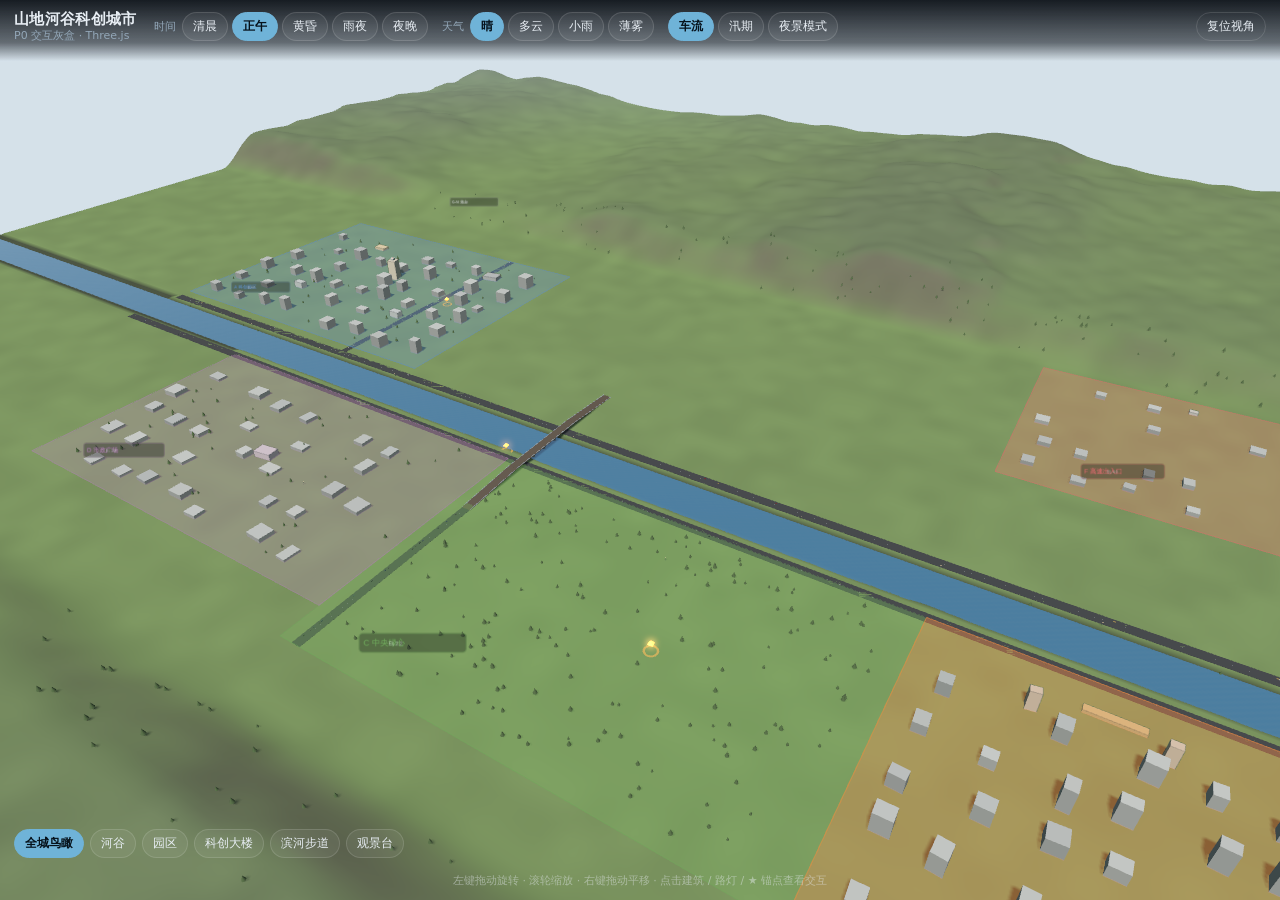
<file: docs/web/index.html>
<!doctype html>
<html lang="zh-CN">
<head>
<meta charset="utf-8">
<meta name="viewport" content="width=device-width, initial-scale=1">
<title>山地河谷科创城市 · P0 交互灰盒</title>
<link rel="stylesheet" href="style.css">
</head>
<body>
<canvas id="scene"></canvas>

<header id="topbar">
  <div class="brand"><b>山地河谷科创城市</b><span>P0 交互灰盒 · Three.js</span></div>
  <div class="group" id="time-group">
    <span class="label">时间</span>
    <button data-time="dawn">清晨</button>
    <button data-time="noon" class="active">正午</button>
    <button data-time="dusk">黄昏</button>
    <button data-time="rainy_night">雨夜</button>
    <button data-time="night">夜晚</button>
  </div>
  <div class="group" id="weather-group">
    <span class="label">天气</span>
    <button data-weather="clear" class="active">晴</button>
    <button data-weather="cloudy">多云</button>
    <button data-weather="drizzle">小雨</button>
    <button data-weather="mist">薄雾</button>
  </div>
  <div class="group">
    <button id="traffic-btn" class="toggle active">车流</button>
    <button id="flood-btn" class="toggle">汛期</button>
    <button id="nightshow-btn" class="toggle">夜景模式</button>
  </div>
  <button id="reset-btn" class="ghost">复位视角</button>
</header>

<nav id="cams">
  <button data-cam="ortho" class="active">全城鸟瞰</button>
  <button data-cam="CAM-02b">河谷</button>
  <button data-cam="CAM-02c">园区</button>
  <button data-cam="CAM-03a">科创大楼</button>
  <button data-cam="CAM-03b">滨河步道</button>
  <button data-cam="CAM-03c">观景台</button>
</nav>

<aside id="panel" class="hidden">
  <button id="panel-close" title="关闭">×</button>
  <div id="panel-body"></div>
</aside>

<svg id="panel-link" class="hidden" aria-hidden="true"><line id="panel-link-line" x1="0" y1="0" x2="0" y2="0"/><circle id="panel-link-dot" cx="0" cy="0" r="3.5"/></svg>
<div id="hud" class="hidden"></div>
<div id="toast" class="hidden"></div>
<div id="hint">左键拖动旋转 · 滚轮缩放 · 右键拖动平移 · 点击建筑 / 路灯 / ★ 锚点查看交互</div>
<div id="loading">正在生成城市…</div>
<div id="error" class="hidden"></div>

<script src="vendor/three.min.js"></script>
<script src="data.js"></script>
<script src="app.js"></script>
</body>
</html>
</file>
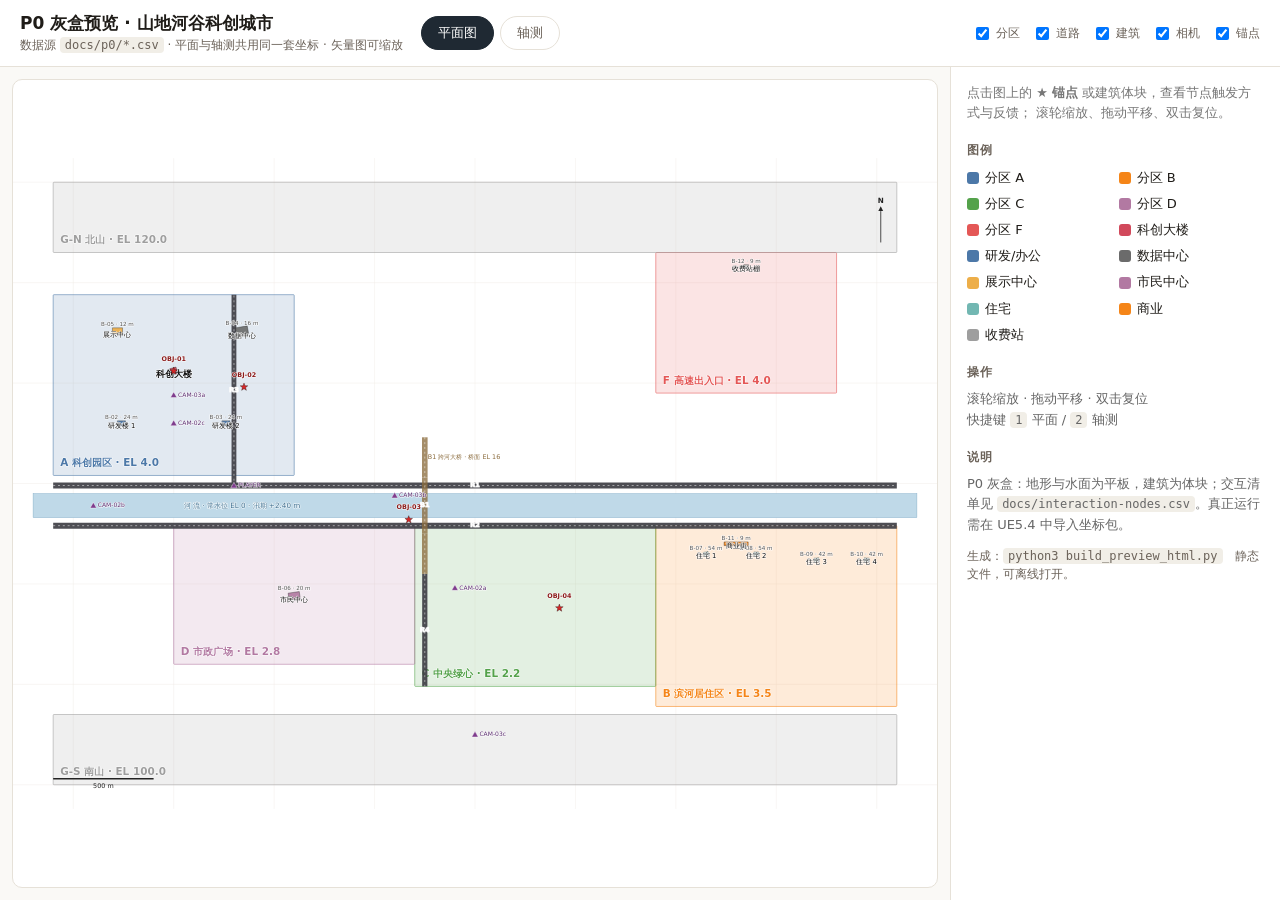
<file: docs/p0/preview.html>
<!doctype html>
<html lang="zh-CN">
<head>
<meta charset="utf-8">
<meta name="viewport" content="width=device-width, initial-scale=1">
<title>P0 灰盒预览 · 山地河谷科创城市</title>
<style>
:root{--bg:#faf9f6;--card:#fff;--line:#e6e1d8;--ink:#1f1c18;--muted:#6b6259}
*{box-sizing:border-box}
html,body{height:100%}
body{margin:0;background:var(--bg);color:var(--ink);display:grid;grid-template-rows:auto minmax(0,1fr);
  height:100vh;font-family:"Noto Sans CJK SC","PingFang SC","Microsoft YaHei",system-ui,sans-serif}
header{display:flex;align-items:center;gap:18px;padding:12px 20px;background:var(--card);
  border-bottom:1px solid var(--line);flex-wrap:wrap}
h1{font-size:17px;margin:0 0 2px}
.sub{font-size:12px;color:var(--muted)}
.tabs{display:flex;gap:6px}
.tab{border:1px solid var(--line);background:#fff;border-radius:999px;padding:7px 16px;font-size:13px;
  cursor:pointer;color:var(--muted);font-family:inherit}
.tab.active{background:#1f2933;color:#fff;border-color:#1f2933}
.layers{display:flex;gap:12px;margin-left:auto;flex-wrap:wrap;font-size:12px;color:var(--muted)}
.layers label{display:flex;align-items:center;gap:4px;cursor:pointer}
main{display:grid;grid-template-columns:minmax(0,1fr) 330px;min-height:0;overflow:hidden}
.view{position:relative;padding:12px;overflow:hidden;min-height:0}
.view.hidden{display:none}
svg.map{display:block;width:100%;height:100%;background:#fff;border:1px solid var(--line);
  border-radius:10px;cursor:grab;touch-action:none}
svg.map:active{cursor:grabbing}
.panel{border-left:1px solid var(--line);background:var(--card);padding:16px 16px 24px;overflow:auto;
  font-size:13px;line-height:1.55}
.panel h2{font-size:12px;text-transform:uppercase;letter-spacing:.06em;color:var(--muted);margin:18px 0 8px}
.panel h2:first-child{margin-top:0}
#node-info .name{font-size:16px;font-weight:700;margin-bottom:6px}
.kv{display:grid;grid-template-columns:58px 1fr;gap:5px 10px;margin:0}
.kv dt{color:var(--muted)}
.kv dd{margin:0}
pre{background:#f4f1ea;border-radius:6px;padding:8px;font-size:11px;overflow:auto;margin:8px 0 0}
.legend{display:grid;grid-template-columns:1fr 1fr;gap:6px}
.sw{display:flex;align-items:center;gap:6px}
.dot{width:12px;height:12px;border-radius:3px;display:inline-block;flex:none}
.hint{color:var(--muted);font-size:12px;margin-top:12px}
.node{cursor:pointer}
.node:hover polygon{stroke:#000;stroke-width:2}
.lbl{paint-order:stroke;stroke:#fff;stroke-width:3px;stroke-linejoin:round;stroke-opacity:.85}
code{background:#f1eee7;padding:1px 5px;border-radius:4px;font-size:12px}
@media (max-width:860px){body{height:auto;grid-template-rows:auto 60vh auto}
  main{grid-template-columns:1fr;grid-template-rows:minmax(0,1fr) auto;overflow:visible}
  .panel{border-left:0;border-top:1px solid var(--line);max-height:42vh}}
</style>
</head>
<body>
<header>
  <div>
    <h1>P0 灰盒预览 · 山地河谷科创城市</h1>
    <div class="sub">数据源 <code>docs/p0/*.csv</code> · 平面与轴测共用同一套坐标 · 矢量图可缩放</div>
  </div>
  <div class="tabs">
    <button class="tab active" data-tab="plan">平面图</button>
    <button class="tab" data-tab="axo">轴测</button>
  </div>
  <div class="layers">
    <label><input type="checkbox" data-layer="zones" checked>分区</label>
    <label><input type="checkbox" data-layer="roads" checked>道路</label>
    <label><input type="checkbox" data-layer="buildings" checked>建筑</label>
    <label><input type="checkbox" data-layer="cameras" checked>相机</label>
    <label><input type="checkbox" data-layer="markers" checked>锚点</label>
  </div>
</header>
<main>
  <section class="view" id="view-plan" data-view="plan">
<svg class="map" viewBox="0 0 2300 1620" xmlns="http://www.w3.org/2000/svg" aria-label="P0 平面图"><g class="scene"><rect x="0" y="0" width="2300" height="1620" fill="#ffffff"/><g class="grid" stroke="#ece9e3" stroke-width="1"><line x1="150.0" y1="0" x2="150.0" y2="1620"/><line x1="400.0" y1="0" x2="400.0" y2="1620"/><line x1="650.0" y1="0" x2="650.0" y2="1620"/><line x1="900.0" y1="0" x2="900.0" y2="1620"/><line x1="1150.0" y1="0" x2="1150.0" y2="1620"/><line x1="1400.0" y1="0" x2="1400.0" y2="1620"/><line x1="1650.0" y1="0" x2="1650.0" y2="1620"/><line x1="1900.0" y1="0" x2="1900.0" y2="1620"/><line x1="2150.0" y1="0" x2="2150.0" y2="1620"/><line x1="0" y1="1560.0" x2="2300" y2="1560.0"/><line x1="0" y1="1310.0" x2="2300" y2="1310.0"/><line x1="0" y1="1060.0" x2="2300" y2="1060.0"/><line x1="0" y1="810.0" x2="2300" y2="810.0"/><line x1="0" y1="560.0" x2="2300" y2="560.0"/><line x1="0" y1="310.0" x2="2300" y2="310.0"/><line x1="0" y1="60.0" x2="2300" y2="60.0"/></g><rect x="50.0" y="835.0" width="2200.0" height="60.0" fill="#BFD9E8" stroke="#7BA7C4" stroke-width="1"/><text x="425.0" y="865.0" font-size="18" fill="#3C6E8F" dominant-baseline="middle" class="lbl">河 流 · 常水位 EL 0 · 汛期 +2.40 m</text><g class="layer-zones"><rect x="100.0" y="340.0" width="600.0" height="450.0" fill="#4C78A8" fill-opacity="0.16" stroke="#4C78A8" stroke-width="1.4" rx="2"/><text x="117.5" y="766.5" font-size="26" font-weight="700" fill="#4C78A8" class="lbl">A 科创园区 · EL 4.0</text><rect x="1600.0" y="915.0" width="600.0" height="450.0" fill="#F58518" fill-opacity="0.16" stroke="#F58518" stroke-width="1.4" rx="2"/><text x="1617.5" y="1341.5" font-size="26" font-weight="700" fill="#F58518" class="lbl">B 滨河居住区 · EL 3.5</text><rect x="1000.0" y="915.0" width="600.0" height="400.0" fill="#54A24B" fill-opacity="0.16" stroke="#54A24B" stroke-width="1.4" rx="2"/><text x="1017.5" y="1291.5" font-size="26" font-weight="700" fill="#54A24B" class="lbl">C 中央绿心 · EL 2.2</text><rect x="400.0" y="915.0" width="600.0" height="345.0" fill="#B279A2" fill-opacity="0.16" stroke="#B279A2" stroke-width="1.4" rx="2"/><text x="417.5" y="1236.5" font-size="26" font-weight="700" fill="#B279A2" class="lbl">D 市政广场 · EL 2.8</text><rect x="1600.0" y="235.0" width="450.0" height="350.0" fill="#E45756" fill-opacity="0.16" stroke="#E45756" stroke-width="1.4" rx="2"/><text x="1617.5" y="561.5" font-size="26" font-weight="700" fill="#E45756" class="lbl">F 高速出入口 · EL 4.0</text><rect x="100.0" y="60.0" width="2100.0" height="175.0" fill="#9E9E9E" fill-opacity="0.16" stroke="#9E9E9E" stroke-width="1.4" rx="2"/><text x="117.5" y="211.5" font-size="26" font-weight="700" fill="#9E9E9E" class="lbl">G-N 北山 · EL 120.0</text><rect x="100.0" y="1385.0" width="2100.0" height="175.0" fill="#9E9E9E" fill-opacity="0.16" stroke="#9E9E9E" stroke-width="1.4" rx="2"/><text x="117.5" y="1536.5" font-size="26" font-weight="700" fill="#9E9E9E" class="lbl">G-S 南山 · EL 100.0</text></g><g class="layer-roads"><polygon points="100.0,807.5 2200.0,807.5 2200.0,822.5 100.0,822.5" fill="#3F3F46" fill-opacity="0.92"/><polyline points="100.0,815.0 2200.0,815.0" fill="none" stroke="#ffffff" stroke-width="1.2" stroke-dasharray="5 7"/><text x="1150.0" y="815.0" text-anchor="middle" dominant-baseline="middle" font-size="16" font-weight="700" fill="#ffffff" class="lbl">R1</text><polygon points="100.0,907.5 2200.0,907.5 2200.0,922.5 100.0,922.5" fill="#3F3F46" fill-opacity="0.92"/><polyline points="100.0,915.0 2200.0,915.0" fill="none" stroke="#ffffff" stroke-width="1.2" stroke-dasharray="5 7"/><text x="1150.0" y="915.0" text-anchor="middle" dominant-baseline="middle" font-size="16" font-weight="700" fill="#ffffff" class="lbl">R2</text><polygon points="544.0,815.0 544.0,340.0 556.0,340.0 556.0,815.0" fill="#3F3F46" fill-opacity="0.92"/><polyline points="550.0,815.0 550.0,340.0" fill="none" stroke="#ffffff" stroke-width="1.2" stroke-dasharray="5 7"/><text x="550.0" y="577.5" text-anchor="middle" dominant-baseline="middle" font-size="16" font-weight="700" fill="#ffffff" class="lbl">R3</text><polygon points="1031.5,1035.0 1031.5,1315.0 1018.5,1315.0 1018.5,1035.0" fill="#3F3F46" fill-opacity="0.92"/><polyline points="1025.0,1035.0 1025.0,1315.0" fill="none" stroke="#ffffff" stroke-width="1.2" stroke-dasharray="5 7"/><text x="1025.0" y="1175.0" text-anchor="middle" dominant-baseline="middle" font-size="16" font-weight="700" fill="#ffffff" class="lbl">R4</text><polygon points="1032.0,695.0 1032.0,795.0 1018.0,795.0 1018.0,695.0" fill="#8C6D3F" fill-opacity="0.78"/><polygon points="1032.0,795.0 1032.0,935.0 1018.0,935.0 1018.0,795.0" fill="#8C6D3F" fill-opacity="0.78"/><polygon points="1032.0,935.0 1032.0,1035.0 1018.0,1035.0 1018.0,935.0" fill="#8C6D3F" fill-opacity="0.78"/><polyline points="1025.0,695.0 1025.0,795.0 1025.0,935.0 1025.0,1035.0" fill="none" stroke="#ffffff" stroke-width="1.2" stroke-dasharray="5 7"/><text x="1025.0" y="865.0" text-anchor="middle" dominant-baseline="middle" font-size="16" font-weight="700" fill="#ffffff" class="lbl">B1</text></g><text x="1032.5" y="750.0" font-size="16" fill="#8C6D3F" class="lbl">B1 跨河大桥 · 桥面 EL 16</text><g class="layer-buildings"><g class="node building" data-id="B-01" role="button" tabindex="0"><polygon points="394.3,539.8 409.8,535.7 405.7,520.2 390.2,524.3" fill="#D1495B" fill-opacity="0.92" stroke="#222222" stroke-width="0.9"/><title>B-01 科创大楼</title></g><text x="400.0" y="545.0" font-size="22" font-weight="700" text-anchor="middle" fill="#111111" class="lbl">科创大楼</text><g class="node building" data-id="B-02" role="button" tabindex="0"><polygon points="260.0,666.0 280.0,666.0 280.0,654.0 260.0,654.0" fill="#4C78A8" fill-opacity="0.92" stroke="#222222" stroke-width="0.9"/><title>B-02 研发楼 1</title></g><text x="270.0" y="673.0" font-size="17" font-weight="400" text-anchor="middle" fill="#111111" class="lbl">研发楼 1</text><text x="270.0" y="649.0" font-size="14" text-anchor="middle" fill="#555555" class="lbl">B-02 · 24 m</text><g class="node building" data-id="B-03" role="button" tabindex="0"><polygon points="520.0,666.0 540.0,666.0 540.0,654.0 520.0,654.0" fill="#4C78A8" fill-opacity="0.92" stroke="#222222" stroke-width="0.9"/><title>B-03 研发楼 2</title></g><text x="530.0" y="673.0" font-size="17" font-weight="400" text-anchor="middle" fill="#111111" class="lbl">研发楼 2</text><text x="530.0" y="649.0" font-size="14" text-anchor="middle" fill="#555555" class="lbl">B-03 · 24 m</text><g class="node building" data-id="B-04" role="button" tabindex="0"><polygon points="557.0,442.5 586.5,437.2 583.0,417.5 553.5,422.8" fill="#6B6B6B" fill-opacity="0.92" stroke="#222222" stroke-width="0.9"/><title>B-04 数据中心</title></g><text x="570.0" y="447.0" font-size="17" font-weight="400" text-anchor="middle" fill="#111111" class="lbl">数据中心</text><text x="570.0" y="415.0" font-size="14" text-anchor="middle" fill="#555555" class="lbl">B-04 · 16 m</text><g class="node building" data-id="B-05" role="button" tabindex="0"><polygon points="247.5,437.5 272.5,437.5 272.5,422.5 247.5,422.5" fill="#EDAE49" fill-opacity="0.92" stroke="#222222" stroke-width="0.9"/><title>B-05 展示中心</title></g><text x="260.0" y="444.5" font-size="17" font-weight="400" text-anchor="middle" fill="#111111" class="lbl">展示中心</text><text x="260.0" y="417.5" font-size="14" text-anchor="middle" fill="#555555" class="lbl">B-05 · 12 m</text><g class="node building" data-id="B-06" role="button" tabindex="0"><polygon points="687.4,1100.9 715.1,1097.0 712.6,1079.1 684.9,1083.0" fill="#B279A2" fill-opacity="0.92" stroke="#222222" stroke-width="0.9"/><title>B-06 市民中心</title></g><text x="700.0" y="1106.0" font-size="17" font-weight="400" text-anchor="middle" fill="#111111" class="lbl">市民中心</text><text x="700.0" y="1076.0" font-size="14" text-anchor="middle" fill="#555555" class="lbl">B-06 · 20 m</text><g class="node building" data-id="B-07" role="button" tabindex="0"><polygon points="1719.9,990.5 1731.7,988.4 1730.1,979.5 1718.3,981.6" fill="#72B7B2" fill-opacity="0.92" stroke="#222222" stroke-width="0.9"/><title>B-07 住宅 1</title></g><text x="1725.0" y="996.5" font-size="17" font-weight="400" text-anchor="middle" fill="#111111" class="lbl">住宅 1</text><text x="1725.0" y="975.5" font-size="14" text-anchor="middle" fill="#555555" class="lbl">B-07 · 54 m</text><g class="node building" data-id="B-08" role="button" tabindex="0"><polygon points="1844.0,989.5 1856.0,989.5 1856.0,980.5 1844.0,980.5" fill="#72B7B2" fill-opacity="0.92" stroke="#222222" stroke-width="0.9"/><title>B-08 住宅 2</title></g><text x="1850.0" y="996.5" font-size="17" font-weight="400" text-anchor="middle" fill="#111111" class="lbl">住宅 2</text><text x="1850.0" y="975.5" font-size="14" text-anchor="middle" fill="#555555" class="lbl">B-08 · 54 m</text><g class="node building" data-id="B-09" role="button" tabindex="0"><polygon points="1994.4,1005.0 2006.4,1004.0 2005.6,995.0 1993.6,996.0" fill="#72B7B2" fill-opacity="0.92" stroke="#222222" stroke-width="0.9"/><title>B-09 住宅 3</title></g><text x="2000.0" y="1011.5" font-size="17" font-weight="400" text-anchor="middle" fill="#111111" class="lbl">住宅 3</text><text x="2000.0" y="990.5" font-size="14" text-anchor="middle" fill="#555555" class="lbl">B-09 · 42 m</text><g class="node building" data-id="B-10" role="button" tabindex="0"><polygon points="2118.6,1004.0 2130.6,1005.0 2131.4,996.0 2119.4,995.0" fill="#72B7B2" fill-opacity="0.92" stroke="#222222" stroke-width="0.9"/><title>B-10 住宅 4</title></g><text x="2125.0" y="1011.5" font-size="17" font-weight="400" text-anchor="middle" fill="#111111" class="lbl">住宅 4</text><text x="2125.0" y="990.5" font-size="14" text-anchor="middle" fill="#555555" class="lbl">B-10 · 42 m</text><g class="node building" data-id="B-11" role="button" tabindex="0"><polygon points="1770.0,964.5 1830.0,964.5 1830.0,955.5 1770.0,955.5" fill="#F58518" fill-opacity="0.92" stroke="#222222" stroke-width="0.9"/><title>B-11 商业街</title></g><text x="1800.0" y="971.5" font-size="17" font-weight="400" text-anchor="middle" fill="#111111" class="lbl">商业街</text><text x="1800.0" y="950.5" font-size="14" text-anchor="middle" fill="#555555" class="lbl">B-11 · 9 m</text><g class="node building" data-id="B-12" role="button" tabindex="0"><polygon points="1819.0,274.5 1831.0,274.5 1831.0,265.5 1819.0,265.5" fill="#9E9E9E" fill-opacity="0.92" stroke="#222222" stroke-width="0.9"/><title>B-12 收费站棚</title></g><text x="1825.0" y="281.5" font-size="17" font-weight="400" text-anchor="middle" fill="#111111" class="lbl">收费站棚</text><text x="1825.0" y="260.5" font-size="14" text-anchor="middle" fill="#555555" class="lbl">B-12 · 9 m</text></g><g class="layer-cameras"><path d="M1100.0,1062.0 L1108.0,1076.0 L1092.0,1076.0 Z" fill="#7F3C8D" stroke="#ffffff" stroke-width="1"/><text x="1111.0" y="1074.0" font-size="15" fill="#5B2C6F" class="lbl">CAM-02a</text><path d="M200.0,857.0 L208.0,871.0 L192.0,871.0 Z" fill="#7F3C8D" stroke="#ffffff" stroke-width="1"/><text x="211.0" y="869.0" font-size="15" fill="#5B2C6F" class="lbl">CAM-02b</text><path d="M400.0,652.0 L408.0,666.0 L392.0,666.0 Z" fill="#7F3C8D" stroke="#ffffff" stroke-width="1"/><text x="411.0" y="664.0" font-size="15" fill="#5B2C6F" class="lbl">CAM-02c</text><path d="M400.0,582.0 L408.0,596.0 L392.0,596.0 Z" fill="#7F3C8D" stroke="#ffffff" stroke-width="1"/><text x="411.0" y="594.0" font-size="15" fill="#5B2C6F" class="lbl">CAM-03a</text><path d="M950.0,832.0 L958.0,846.0 L942.0,846.0 Z" fill="#7F3C8D" stroke="#ffffff" stroke-width="1"/><text x="961.0" y="844.0" font-size="15" fill="#5B2C6F" class="lbl">CAM-03b</text><path d="M1150.0,1427.0 L1158.0,1441.0 L1142.0,1441.0 Z" fill="#7F3C8D" stroke="#ffffff" stroke-width="1"/><text x="1161.0" y="1439.0" font-size="15" fill="#5B2C6F" class="lbl">CAM-03c</text><path d="M550.0,807.0 L558.0,821.0 L542.0,821.0 Z" fill="#7F3C8D" stroke="#ffffff" stroke-width="1"/><text x="561.0" y="819.0" font-size="15" fill="#5B2C6F" class="lbl">PLAYER</text></g><g class="layer-markers"><g class="node marker" data-node="OBJ-01" role="button" tabindex="0"><polygon points="400.0,520.0 402.5,526.6 409.5,526.9 404.0,531.3 405.9,538.1 400.0,534.2 394.1,538.1 396.0,531.3 390.5,526.9 397.5,526.6" fill="#D62728" stroke="#000000" stroke-width="0.8"/><text x="400.0" y="504.0" text-anchor="middle" font-size="16" font-weight="700" fill="#8B1A1A" class="lbl">OBJ-01</text></g><g class="node marker" data-node="OBJ-02" role="button" tabindex="0"><polygon points="575.0,560.0 577.5,566.6 584.5,566.9 579.0,571.3 580.9,578.1 575.0,574.2 569.1,578.1 571.0,571.3 565.5,566.9 572.5,566.6" fill="#D62728" stroke="#000000" stroke-width="0.8"/><text x="575.0" y="544.0" text-anchor="middle" font-size="16" font-weight="700" fill="#8B1A1A" class="lbl">OBJ-02</text></g><g class="node marker" data-node="OBJ-03" role="button" tabindex="0"><polygon points="985.0,890.0 987.5,896.6 994.5,896.9 989.0,901.3 990.9,908.1 985.0,904.2 979.1,908.1 981.0,901.3 975.5,896.9 982.5,896.6" fill="#D62728" stroke="#000000" stroke-width="0.8"/><text x="985.0" y="874.0" text-anchor="middle" font-size="16" font-weight="700" fill="#8B1A1A" class="lbl">OBJ-03</text></g><g class="node marker" data-node="OBJ-04" role="button" tabindex="0"><polygon points="1360.0,1110.0 1362.5,1116.6 1369.5,1116.9 1364.0,1121.3 1365.9,1128.1 1360.0,1124.2 1354.1,1128.1 1356.0,1121.3 1350.5,1116.9 1357.5,1116.6" fill="#D62728" stroke="#000000" stroke-width="0.8"/><text x="1360.0" y="1094.0" text-anchor="middle" font-size="16" font-weight="700" fill="#8B1A1A" class="lbl">OBJ-04</text></g></g><line x1="100.0" y1="1545.0" x2="350.0" y2="1545.0" stroke="#222222" stroke-width="4"/><text x="225.0" y="1567.0" font-size="16" text-anchor="middle" fill="#222222">500 m</text><line x1="2160.0" y1="210.0" x2="2160.0" y2="132.0" stroke="#222222" stroke-width="2"/><polygon points="2154.0,132.0 2166.0,132.0 2160.0,120.0" fill="#222222"/><text x="2160.0" y="112.0" font-size="18" font-weight="700" text-anchor="middle" fill="#222222">N</text></g></svg>
  </section>
  <section class="view hidden" id="view-axo" data-view="axo">
<svg class="map" viewBox="0 0 2060 1215" xmlns="http://www.w3.org/2000/svg" aria-label="P0 轴测图"><g class="scene"><rect x="0" y="0" width="2060" height="1215" fill="#ffffff"/><polygon points="876.2,30.0 2030.0,696.2 1183.8,1184.7 30.0,518.5" fill="#f4f2ee" stroke="#ddd8cf" stroke-width="1.2"/><polygon points="496.7,249.1 1650.5,915.3 1619.7,933.0 465.9,266.9" fill="#BFD9E8"/><g class="layer-zones"><polygon points="481.3,296.5 789.0,474.1 558.2,607.4 250.5,429.7" fill="#4C78A8" fill-opacity="0.55" stroke="#395a7e" stroke-width="1"/><polygon points="1545.4,571.1 1853.1,748.7 1622.3,882.0 1314.6,704.3" fill="#F58518" fill-opacity="0.55" stroke="#b76312" stroke-width="1"/><polygon points="1212.1,410.2 1519.7,587.8 1314.6,706.2 1006.9,528.6" fill="#54A24B" fill-opacity="0.55" stroke="#3f7938" stroke-width="1"/><polygon points="876.2,247.9 1183.8,425.6 1006.9,527.7 699.2,350.1" fill="#B279A2" fill-opacity="0.55" stroke="#855a79" stroke-width="1"/><polygon points="1145.4,801.3 1376.2,934.5 1196.7,1038.1 965.9,904.9" fill="#E45756" fill-opacity="0.55" stroke="#ab4140" stroke-width="1"/></g><g class="layer-roads"><polygon points="490.3,292.5 1567.2,914.2 1574.9,909.8 497.9,288.0" fill="#55555e"/><polygon points="541.5,262.9 1618.5,884.6 1626.2,880.2 549.2,258.4" fill="#55555e"/><polygon points="721.8,421.7 478.2,561.2 484.4,564.7 727.9,425.3" fill="#55555e"/><polygon points="1084.6,500.9 1228.2,419.5 1221.5,415.6 1077.9,497.1" fill="#55555e"/><polygon points="910.5,601.7 961.8,553.2 954.6,549.0 903.3,597.6" fill="#8C6D3F"/><polygon points="961.8,553.2 1033.6,511.7 1026.4,507.6 954.6,549.0" fill="#8C6D3F"/><polygon points="1033.6,511.7 1084.9,501.1 1077.7,496.9 1026.4,507.6" fill="#8C6D3F"/></g><g class="layer-buildings"><g class="node building" data-id="B-02" role="button" tabindex="0"><polygon points="493.6,384.1 499.7,380.6 499.7,345.0 493.6,348.6" fill="#29425c" stroke="none"/><polygon points="499.7,380.6 510.0,386.5 510.0,350.9 499.7,345.0" fill="#29425c" stroke="none"/><polygon points="503.8,390.0 493.6,384.1 493.6,348.6 503.8,354.5" fill="#3c5f85" stroke="none"/><polygon points="510.0,386.5 503.8,390.0 503.8,354.5 510.0,350.9" fill="#3c5f85" stroke="none"/><polygon points="499.7,345.0 510.0,350.9 503.8,354.5 493.6,348.6" fill="#507fb2" stroke="#333333" stroke-width="0.8"/><title>B-02 研发楼 1</title></g><g class="node building" data-id="B-06" role="button" tabindex="0"><polygon points="931.5,384.7 941.9,380.1 941.9,350.5 931.5,355.0" fill="#614259" stroke="none"/><polygon points="941.9,380.1 954.1,389.5 954.1,359.9 941.9,350.5" fill="#614259" stroke="none"/><polygon points="943.7,394.0 931.5,384.7 931.5,355.0 943.7,364.4" fill="#875c7b" stroke="none"/><polygon points="954.1,389.5 943.7,394.0 943.7,364.4 954.1,359.9" fill="#936486" stroke="none"/><polygon points="941.9,350.5 954.1,359.9 943.7,364.4 931.5,355.0" fill="#bc80ab" stroke="#333333" stroke-width="0.8"/><title>B-06 市民中心</title></g><g class="node building" data-id="B-05" role="button" tabindex="0"><polygon points="368.5,448.9 376.2,444.5 376.2,426.7 368.5,431.2" fill="#825f28" stroke="none"/><polygon points="376.2,444.5 389.0,451.9 389.0,434.1 376.2,426.7" fill="#825f28" stroke="none"/><polygon points="381.3,456.4 368.5,448.9 368.5,431.2 381.3,438.6" fill="#bd8a3a" stroke="none"/><polygon points="389.0,451.9 381.3,456.4 381.3,438.6 389.0,434.1" fill="#bd8a3a" stroke="none"/><polygon points="376.2,426.7 389.0,434.1 381.3,438.6 368.5,431.2" fill="#fbb84d" stroke="#333333" stroke-width="0.8"/><title>B-05 展示中心</title></g><g class="node building" data-id="B-01" role="button" tabindex="0"><polygon points="493.9,461.0 503.9,457.7 503.9,342.2 493.9,345.6" fill="#722832" stroke="none"/><polygon points="503.9,457.7 509.7,463.5 509.7,348.0 503.9,342.2" fill="#722832" stroke="none"/><polygon points="499.7,466.8 493.9,461.0 493.9,345.6 499.7,351.4" fill="#973441" stroke="none"/><polygon points="509.7,463.5 499.7,466.8 499.7,351.4 509.7,348.0" fill="#b23e4d" stroke="none"/><polygon points="503.9,342.2 509.7,348.0 499.7,351.4 493.9,345.6" fill="#dd4d60" stroke="#333333" stroke-width="0.8"/><title>B-01 科创大楼</title></g><g class="node building" data-id="B-03" role="button" tabindex="0"><polygon points="626.9,461.1 633.1,457.5 633.1,422.0 626.9,425.6" fill="#29425c" stroke="none"/><polygon points="633.1,457.5 643.3,463.5 643.3,427.9 633.1,422.0" fill="#29425c" stroke="none"/><polygon points="637.2,467.0 626.9,461.1 626.9,425.6 637.2,431.5" fill="#3c5f85" stroke="none"/><polygon points="643.3,463.5 637.2,467.0 637.2,431.5 643.3,427.9" fill="#3c5f85" stroke="none"/><polygon points="633.1,422.0 643.3,427.9 637.2,431.5 626.9,425.6" fill="#507fb2" stroke="#333333" stroke-width="0.8"/><title>B-03 研发楼 2</title></g><g class="node building" data-id="B-04" role="button" tabindex="0"><polygon points="525.5,539.5 537.4,534.7 537.4,511.0 525.5,515.8" fill="#3a3a3a" stroke="none"/><polygon points="537.4,534.7 549.9,545.0 549.9,521.3 537.4,511.0" fill="#3a3a3a" stroke="none"/><polygon points="538.0,549.8 525.5,539.5 525.5,515.8 538.0,526.1" fill="#505050" stroke="none"/><polygon points="549.9,545.0 538.0,549.8 538.0,526.1 549.9,521.3" fill="#595959" stroke="none"/><polygon points="537.4,511.0 549.9,521.3 538.0,526.1 525.5,515.8" fill="#717171" stroke="#333333" stroke-width="0.8"/><title>B-04 数据中心</title></g><g class="node building" data-id="B-07" role="button" tabindex="0"><polygon points="1409.4,719.6 1414.8,717.5 1414.8,637.5 1409.4,639.7" fill="#3e6461" stroke="none"/><polygon points="1414.8,717.5 1419.8,721.6 1419.8,641.6 1414.8,637.5" fill="#3e6461" stroke="none"/><polygon points="1414.4,723.7 1409.4,719.6 1409.4,639.7 1414.4,643.8" fill="#558985" stroke="none"/><polygon points="1419.8,721.6 1414.4,723.7 1414.4,643.8 1419.8,641.6" fill="#5f9994" stroke="none"/><polygon points="1414.8,637.5 1419.8,641.6 1414.4,643.8 1409.4,639.7" fill="#78c1bc" stroke="#333333" stroke-width="0.8"/><title>B-07 住宅 1</title></g><g class="node building" data-id="B-11" role="button" tabindex="0"><polygon points="1422.6,742.7 1427.2,740.0 1427.2,726.7 1422.6,729.3" fill="#86490d" stroke="none"/><polygon points="1427.2,740.0 1457.9,757.8 1457.9,744.4 1427.2,726.7" fill="#86490d" stroke="none"/><polygon points="1453.3,760.4 1422.6,742.7 1422.6,729.3 1453.3,747.1" fill="#c36a13" stroke="none"/><polygon points="1457.9,757.8 1453.3,760.4 1453.3,747.1 1457.9,744.4" fill="#c36a13" stroke="none"/><polygon points="1427.2,726.7 1457.9,744.4 1453.3,747.1 1422.6,729.3" fill="#ff8c19" stroke="#333333" stroke-width="0.8"/><title>B-11 商业街</title></g><g class="node building" data-id="B-08" role="button" tabindex="0"><polygon points="1473.3,757.2 1477.9,754.5 1477.9,674.6 1473.3,677.2" fill="#3e6461" stroke="none"/><polygon points="1477.9,754.5 1484.1,758.1 1484.1,678.1 1477.9,674.6" fill="#3e6461" stroke="none"/><polygon points="1479.5,760.7 1473.3,757.2 1473.3,677.2 1479.5,680.8" fill="#5a918d" stroke="none"/><polygon points="1484.1,758.1 1479.5,760.7 1479.5,680.8 1484.1,678.1" fill="#5a918d" stroke="none"/><polygon points="1477.9,674.6 1484.1,678.1 1479.5,680.8 1473.3,677.2" fill="#78c1bc" stroke="#333333" stroke-width="0.8"/><title>B-08 住宅 2</title></g><g class="node building" data-id="B-09" role="button" tabindex="0"><polygon points="1558.0,796.9 1563.0,794.4 1563.0,732.3 1558.0,734.7" fill="#3e6461" stroke="none"/><polygon points="1563.0,794.4 1568.6,798.3 1568.6,736.1 1563.0,732.3" fill="#3e6461" stroke="none"/><polygon points="1563.6,800.7 1558.0,796.9 1558.0,734.7 1563.6,738.5" fill="#588d89" stroke="none"/><polygon points="1568.6,798.3 1563.6,800.7 1563.6,738.5 1568.6,736.1" fill="#5d9591" stroke="none"/><polygon points="1563.0,732.3 1568.6,736.1 1563.6,738.5 1558.0,734.7" fill="#78c1bc" stroke="#333333" stroke-width="0.8"/><title>B-09 住宅 3</title></g><g class="node building" data-id="B-10" role="button" tabindex="0"><polygon points="1622.0,834.4 1626.2,831.5 1626.2,769.4 1622.0,772.2" fill="#3e6461" stroke="none"/><polygon points="1626.2,831.5 1632.9,834.8 1632.9,772.6 1626.2,769.4" fill="#3e6461" stroke="none"/><polygon points="1628.7,837.6 1622.0,834.4 1622.0,772.2 1628.7,775.5" fill="#5d9591" stroke="none"/><polygon points="1632.9,834.8 1628.7,837.6 1628.7,775.5 1632.9,772.6" fill="#588d89" stroke="none"/><polygon points="1626.2,769.4 1632.9,772.6 1628.7,775.5 1622.0,772.2" fill="#78c1bc" stroke="#333333" stroke-width="0.8"/><title>B-10 住宅 4</title></g><g class="node building" data-id="B-12" role="button" tabindex="0"><polygon points="1093.8,960.7 1098.5,958.1 1098.5,944.7 1093.8,947.4" fill="#565656" stroke="none"/><polygon points="1098.5,958.1 1104.6,961.6 1104.6,948.3 1098.5,944.7" fill="#565656" stroke="none"/><polygon points="1100.0,964.3 1093.8,960.7 1093.8,947.4 1100.0,950.9" fill="#7e7e7e" stroke="none"/><polygon points="1104.6,961.6 1100.0,964.3 1100.0,950.9 1104.6,948.3" fill="#7e7e7e" stroke="none"/><polygon points="1098.5,944.7 1104.6,948.3 1100.0,950.9 1093.8,947.4" fill="#a7a7a7" stroke="#333333" stroke-width="0.8"/><title>B-12 收费站棚</title></g><text x="501.8" y="343.8" font-size="15" text-anchor="middle" fill="#222222" class="lbl">研发楼 1</text><text x="942.8" y="351.5" font-size="15" text-anchor="middle" fill="#222222" class="lbl">市民中心</text><text x="378.7" y="426.7" font-size="15" text-anchor="middle" fill="#222222" class="lbl">展示中心</text><text x="501.8" y="340.8" font-size="15" text-anchor="middle" fill="#222222" class="lbl">科创大楼</text><text x="635.1" y="420.7" font-size="15" text-anchor="middle" fill="#222222" class="lbl">研发楼 2</text><text x="537.7" y="512.5" font-size="15" text-anchor="middle" fill="#222222" class="lbl">数据中心</text><text x="1414.6" y="634.7" font-size="15" text-anchor="middle" fill="#222222" class="lbl">住宅 1</text><text x="1440.3" y="730.9" font-size="15" text-anchor="middle" fill="#222222" class="lbl">商业街</text><text x="1478.7" y="671.7" font-size="15" text-anchor="middle" fill="#222222" class="lbl">住宅 2</text><text x="1563.3" y="729.4" font-size="15" text-anchor="middle" fill="#222222" class="lbl">住宅 3</text><text x="1627.4" y="766.4" font-size="15" text-anchor="middle" fill="#222222" class="lbl">住宅 4</text><text x="1099.2" y="941.8" font-size="15" text-anchor="middle" fill="#222222" class="lbl">收费站棚</text></g><text x="286.4" y="426.7" font-size="30" font-weight="700" fill="#4C78A8" fill-opacity="0.4" class="lbl">A</text><text x="1350.5" y="701.4" font-size="30" font-weight="700" fill="#F58518" fill-opacity="0.4" class="lbl">B</text><text x="1042.8" y="525.6" font-size="30" font-weight="700" fill="#54A24B" fill-opacity="0.4" class="lbl">C</text><text x="735.1" y="347.1" font-size="30" font-weight="700" fill="#B279A2" fill-opacity="0.4" class="lbl">D</text><text x="1001.8" y="901.9" font-size="30" font-weight="700" fill="#E45756" fill-opacity="0.4" class="lbl">F</text><text x="994.1" y="518.5" font-size="16" fill="#8C6D3F" class="lbl">B1 跨河大桥</text></g></svg>
  </section>
  <aside class="panel">
    <div id="node-info">
      <p style="color:#777;margin:0">点击图上的 <b>★ 锚点</b> 或建筑体块，查看节点触发方式与反馈；
      滚轮缩放、拖动平移、双击复位。</p>
    </div>
    <h2>图例</h2>
    <div class="legend"><span class="sw"><span class="dot" style="background:#4C78A8"></span>分区 A</span><span class="sw"><span class="dot" style="background:#F58518"></span>分区 B</span><span class="sw"><span class="dot" style="background:#54A24B"></span>分区 C</span><span class="sw"><span class="dot" style="background:#B279A2"></span>分区 D</span><span class="sw"><span class="dot" style="background:#E45756"></span>分区 F</span><span class="sw"><span class="dot" style="background:#D1495B"></span>科创大楼</span><span class="sw"><span class="dot" style="background:#4C78A8"></span>研发/办公</span><span class="sw"><span class="dot" style="background:#6B6B6B"></span>数据中心</span><span class="sw"><span class="dot" style="background:#EDAE49"></span>展示中心</span><span class="sw"><span class="dot" style="background:#B279A2"></span>市民中心</span><span class="sw"><span class="dot" style="background:#72B7B2"></span>住宅</span><span class="sw"><span class="dot" style="background:#F58518"></span>商业</span><span class="sw"><span class="dot" style="background:#9E9E9E"></span>收费站</span></div>
    <h2>操作</h2>
    <p style="color:#666;margin:0">滚轮缩放 · 拖动平移 · 双击复位<br>
    快捷键 <code>1</code> 平面 / <code>2</code> 轴测</p>
    <h2>说明</h2>
    <p style="color:#666;margin:0">P0 灰盒：地形与水面为平板，建筑为体块；交互清单见
    <code>docs/interaction-nodes.csv</code>。真正运行需在 UE5.4 中导入坐标包。</p>
    <div class="hint">生成：<code>python3 build_preview_html.py</code>　静态文件，可离线打开。</div>
  </aside>
</main>
<script>
const DATA = {"zones": [{"ZoneId": "A", "Name": "科创园区", "MinX": "-2100", "MinY": "40", "MaxX": "-900", "MaxY": "940", "SurfaceEL": "4.0", "Type": "Plateau", "Notes": "1.2×0.9 km；科创大楼·研发楼×2·数据中心·展示中心"}, {"ZoneId": "B", "Name": "滨河居住区", "MinX": "900", "MinY": "-1110", "MaxX": "2100", "MaxY": "-210", "SurfaceEL": "3.5", "Type": "Plateau", "Notes": "1.2×0.9 km；住宅×8·商业街·东段步道"}, {"ZoneId": "C", "Name": "中央绿心", "MinX": "-300", "MinY": "-1010", "MaxX": "900", "MaxY": "-210", "SurfaceEL": "2.2", "Type": "Plateau", "Notes": "1.2×0.8 km；草坪·湿地·密林·信息牌"}, {"ZoneId": "D", "Name": "市政广场", "MinX": "-1500", "MinY": "-900", "MaxX": "-300", "MaxY": "-210", "SurfaceEL": "2.8", "Type": "Plateau", "Notes": "1.2×0.69 km；市民中心·铺装广场"}, {"ZoneId": "F", "Name": "高速出入口", "MinX": "900", "MinY": "450", "MaxX": "1800", "MaxY": "1150", "SurfaceEL": "4.0", "Type": "Plateau", "Notes": "0.9×0.7 km；收费站·匝道"}, {"ZoneId": "G-N", "Name": "北山", "MinX": "-2100", "MinY": "1150", "MaxX": "2100", "MaxY": "1500", "SurfaceEL": "120.0", "Type": "Mountain", "Notes": "峰顶 EL +220；禁建，仅背景"}, {"ZoneId": "G-S", "Name": "南山", "MinX": "-2100", "MinY": "-1500", "MaxX": "2100", "MaxY": "-1150", "SurfaceEL": "100.0", "Type": "Mountain", "Notes": "观景台 EL +145；登山步道接绿心"}], "roads": [{"RoadId": "R1", "Name": "北岸滨河大道", "WidthM": "30", "points": [{"x": "-2100", "y": "-10", "el": "3.2"}, {"x": "2100", "y": "-10", "el": "3.2"}]}, {"RoadId": "R2", "Name": "南岸滨河大道", "WidthM": "30", "points": [{"x": "-2100", "y": "-210", "el": "3.2"}, {"x": "2100", "y": "-210", "el": "3.2"}]}, {"RoadId": "R3", "Name": "科创大道", "WidthM": "24", "points": [{"x": "-1200", "y": "-10", "el": "3.2"}, {"x": "-1200", "y": "940", "el": "4.0"}]}, {"RoadId": "R4", "Name": "城市主轴", "WidthM": "26", "points": [{"x": "-250", "y": "-450", "el": "3.2"}, {"x": "-250", "y": "-1010", "el": "2.2"}]}, {"RoadId": "B1", "Name": "跨河大桥", "WidthM": "28", "points": [{"x": "-250", "y": "230", "el": "3.2"}, {"x": "-250", "y": "30", "el": "16.0"}, {"x": "-250", "y": "-250", "el": "16.0"}, {"x": "-250", "y": "-450", "el": "3.2"}]}], "buildings": [{"Id": "B-01", "Zone": "A", "Name": "科创大楼", "Type": "Tower", "CenterX": "-1500", "CenterY": "560", "SizeX": "32", "SizeY": "32", "Height": "78", "RotYaw": "15", "BaseEL": "4.0", "Floors": "18", "Notes": "地标；裙房 64×64×12 另算"}, {"Id": "B-02", "Zone": "A", "Name": "研发楼 1", "Type": "Office", "CenterX": "-1760", "CenterY": "300", "SizeX": "40", "SizeY": "24", "Height": "24", "RotYaw": "0", "BaseEL": "4.0", "Floors": "5", "Notes": "共享立面模块"}, {"Id": "B-03", "Zone": "A", "Name": "研发楼 2", "Type": "Office", "CenterX": "-1240", "CenterY": "300", "SizeX": "40", "SizeY": "24", "Height": "24", "RotYaw": "0", "BaseEL": "4.0", "Floors": "5", "Notes": "共享立面模块"}, {"Id": "B-04", "Zone": "A", "Name": "数据中心", "Type": "DataCenter", "CenterX": "-1160", "CenterY": "760", "SizeX": "60", "SizeY": "40", "Height": "16", "RotYaw": "10", "BaseEL": "4.0", "Floors": "4", "Notes": "重设备轻开窗"}, {"Id": "B-05", "Zone": "A", "Name": "展示中心", "Type": "Exhibition", "CenterX": "-1780", "CenterY": "760", "SizeX": "50", "SizeY": "30", "Height": "12", "RotYaw": "0", "BaseEL": "4.0", "Floors": "2", "Notes": "大跨玻璃"}, {"Id": "B-06", "Zone": "D", "Name": "市民中心", "Type": "Civic", "CenterX": "-900", "CenterY": "-560", "SizeX": "56", "SizeY": "36", "Height": "20", "RotYaw": "8", "BaseEL": "2.8", "Floors": "4", "Notes": "石材 + 玻璃"}, {"Id": "B-07", "Zone": "B", "Name": "住宅 1", "Type": "Residential", "CenterX": "1150", "CenterY": "-350", "SizeX": "24", "SizeY": "18", "Height": "54", "RotYaw": "10", "BaseEL": "3.5", "Floors": "18", "Notes": ""}, {"Id": "B-08", "Zone": "B", "Name": "住宅 2", "Type": "Residential", "CenterX": "1400", "CenterY": "-350", "SizeX": "24", "SizeY": "18", "Height": "54", "RotYaw": "0", "BaseEL": "3.5", "Floors": "18", "Notes": ""}, {"Id": "B-09", "Zone": "B", "Name": "住宅 3", "Type": "Residential", "CenterX": "1700", "CenterY": "-380", "SizeX": "24", "SizeY": "18", "Height": "42", "RotYaw": "5", "BaseEL": "3.5", "Floors": "14", "Notes": ""}, {"Id": "B-10", "Zone": "B", "Name": "住宅 4", "Type": "Residential", "CenterX": "1950", "CenterY": "-380", "SizeX": "24", "SizeY": "18", "Height": "42", "RotYaw": "-5", "BaseEL": "3.5", "Floors": "14", "Notes": ""}, {"Id": "B-11", "Zone": "B", "Name": "商业街", "Type": "Retail", "CenterX": "1300", "CenterY": "-300", "SizeX": "120", "SizeY": "18", "Height": "9", "RotYaw": "0", "BaseEL": "3.5", "Floors": "2", "Notes": "2F 连廊；沿滨河带"}, {"Id": "B-12", "Zone": "F", "Name": "收费站棚", "Type": "Toll", "CenterX": "1350", "CenterY": "1080", "SizeX": "24", "SizeY": "18", "Height": "9", "RotYaw": "0", "BaseEL": "4.0", "Floors": "1", "Notes": "6 闸（3 进 3 出）"}], "cameras": [{"Id": "CAM-02a", "Name": "全城鸟瞰", "Type": "BoardOrtho", "X": "-100", "Y": "-520", "Z": "600", "Pitch": "-90", "Yaw": "0", "FOV": "0", "OrthoWidth": "4600", "Duration": "2.5", "Notes": "正交覆盖 4.2×3.0 km"}, {"Id": "CAM-02b", "Name": "河谷轴测", "Type": "BoardPersp", "X": "-1900", "Y": "-110", "Z": "240", "Pitch": "-30", "Yaw": "0", "FOV": "55", "OrthoWidth": "0", "Duration": "2.5", "Notes": "沿河向东，透视"}, {"Id": "CAM-02c", "Name": "园区局部", "Type": "BoardPersp", "X": "-1500", "Y": "300", "Z": "260", "Pitch": "-50", "Yaw": "90", "FOV": "50", "OrthoWidth": "0", "Duration": "2.5", "Notes": "俯瞰 A 区"}, {"Id": "CAM-03a", "Name": "科创大楼", "Type": "JumpPersp", "X": "-1500", "Y": "440", "Z": "90", "Pitch": "-5", "Yaw": "90", "FOV": "50", "OrthoWidth": "0", "Duration": "1.8", "Notes": "正立面 120 m 外，EL +90"}, {"Id": "CAM-03b", "Name": "滨河步道", "Type": "JumpPersp", "X": "-400", "Y": "-60", "Z": "12", "Pitch": "-2", "Yaw": "5", "FOV": "55", "OrthoWidth": "0", "Duration": "1.8", "Notes": "北岸步道向东，EL +2"}, {"Id": "CAM-03c", "Name": "山顶观景台", "Type": "JumpPersp", "X": "0", "Y": "-1250", "Z": "145", "Pitch": "-10", "Yaw": "90", "FOV": "55", "OrthoWidth": "0", "Duration": "1.8", "Notes": "南山 EL +145 俯瞰河谷"}, {"Id": "PLAYER", "Name": "漫游起点", "Type": "PlayerStart", "X": "-1200", "Y": "-10", "Z": "4.9", "Pitch": "0", "Yaw": "0", "FOV": "60", "OrthoWidth": "0", "Duration": "0", "Notes": "北岸滨河大道"}], "markers": [{"NodeId": "OBJ-01", "Kind": "Tower", "Name": "科创大楼锚点", "X": "-1500", "Y": "560", "Z": "4.0", "Notes": "点击楼体任意位置"}, {"NodeId": "OBJ-02", "Kind": "Lamp", "Name": "可交互路灯", "X": "-1150", "Y": "480", "Z": "4.0", "Notes": "园区广场东侧；P0 唯一可点亮灯"}, {"NodeId": "OBJ-03", "Kind": "Rail", "Name": "栏杆控制牌", "X": "-330", "Y": "-180", "Z": "1.4", "Notes": "桥南岸亲水平台；切水位"}, {"NodeId": "OBJ-04", "Kind": "Board", "Name": "公园信息牌", "X": "420", "Y": "-620", "Z": "2.2", "Notes": "C 区北入口"}], "nodes": [{"NodeId": "CAM-01", "Category": "Camera", "ActorTag": "BP_CameraDirector", "DisplayName": "自由漫游", "Trigger": "点击\"进入漫游\"；WASD/QE/右键/Shift", "Feedback": "步行与飞行切换，三档速度，碰撞滑动", "ParamJson": "{\"mode\":\"walk|fly\",\"speeds\":[3,10,30]}", "Dependencies": "", "Enabled": "true"}, {"NodeId": "CAM-02", "Category": "Camera", "ActorTag": "BP_CameraDirector", "DisplayName": "定点鸟瞰", "Trigger": "进入场景默认；UI 重呼", "Feedback": "2.5 s 插值到预设，可轨道旋转、滚轮缩放", "ParamJson": "{\"presets\":[\"city\",\"river\",\"park\"]}", "Dependencies": "", "Enabled": "true"}, {"NodeId": "CAM-03", "Category": "Camera", "ActorTag": "BP_CameraDirector", "DisplayName": "快速跳转", "Trigger": "点位列表 / 快捷键 1-3", "Feedback": "1.8 s 样条飞行，落位后 Toast", "ParamJson": "{\"duration\":1.8}", "Dependencies": "", "Enabled": "true"}, {"NodeId": "CAM-04", "Category": "Camera", "ActorTag": "BP_CameraDirector", "DisplayName": "云层穿越", "Trigger": "关闭", "Feedback": "—", "ParamJson": "—", "Dependencies": "", "Enabled": "false"}, {"NodeId": "CAM-05", "Category": "Camera", "ActorTag": "BP_CameraDirector", "DisplayName": "日出延时", "Trigger": "关闭", "Feedback": "—", "ParamJson": "—", "Dependencies": "", "Enabled": "false"}, {"NodeId": "OBJ-01", "Category": "Object", "ActorTag": "BP_Interactable_Tower", "DisplayName": "科创大楼简介", "Trigger": "点击楼体任意位置", "Feedback": "三页签弹窗：简介 / 楼层 / 能耗；可固定，切换不同楼", "ParamJson": "{\"tabs\":[\"intro\",\"floors\",\"energy\"]}", "Dependencies": "", "Enabled": "true"}, {"NodeId": "OBJ-02", "Category": "Object", "ActorTag": "BP_StreetLamp", "DisplayName": "路灯开关", "Trigger": "点击灯柱", "Feedback": "面板：开关 + 亮度滑条 0-100% + 色温；全局照明联动", "ParamJson": "{\"brightness\":80,\"kelvin\":4000}", "Dependencies": "", "Enabled": "true"}, {"NodeId": "OBJ-03", "Category": "Object", "ActorTag": "BP_RailControlPoint", "DisplayName": "水位控制", "Trigger": "点击栏杆控制牌", "Feedback": "切 常态 / 汛期；水位 2.5 s 过渡；联动预警灯与封路", "ParamJson": "{\"levels\":[\"normal\",\"flood\"]}", "Dependencies": "EVT-01", "Enabled": "true"}, {"NodeId": "OBJ-04", "Category": "Object", "ActorTag": "BP_InfoBoard", "DisplayName": "公园信息牌", "Trigger": "点击牌面", "Feedback": "图文弹窗 + 地图定位 + 关闭回写", "ParamJson": "{\"boardId\":\"park-north\"}", "Dependencies": "", "Enabled": "true"}, {"NodeId": "ENV-01", "Category": "Env", "ActorTag": "BP_EnvironmentDirector", "DisplayName": "时间切换", "Trigger": "顶栏按钮 / 快捷键 Q-E", "Feedback": "2.5 s 插值：光照 / 阴影 / 雾 / 路灯 / 内透 / 天空", "ParamJson": "{\"presets\":[\"dawn\",\"noon\",\"dusk\",\"rainy_night\",\"night\"]}", "Dependencies": "", "Enabled": "true"}, {"NodeId": "ENV-02", "Category": "Env", "ActorTag": "BP_EnvironmentDirector", "DisplayName": "天气切换", "Trigger": "顶栏下拉", "Feedback": "3 s 插值：云量 / 降雨 / 雾 / 湿度 / 反照；切换时清空临时状态", "ParamJson": "{\"presets\":[\"clear\",\"cloudy\",\"drizzle\",\"mist\"]}", "Dependencies": "ENV-01", "Enabled": "true"}, {"NodeId": "ENV-03", "Category": "Env", "ActorTag": "BP_TrafficSystem", "DisplayName": "车流开关", "Trigger": "顶栏开关 + 档位", "Feedback": "车辆行人启停；密度 40 / 120 / 200；关时 3 s 淡出", "ParamJson": "{\"density\":[40,120,200]}", "Dependencies": "", "Enabled": "true"}, {"NodeId": "EVT-01", "Category": "Event", "ActorTag": "BP_EventDirector", "DisplayName": "汛期模拟", "Trigger": "顶栏红色按钮", "Feedback": "20 s 时序：预警横幅→水位 +2.4 m→漫滩→封路→恢复；事件中冲突交互降级", "ParamJson": "{\"rise\":2.4,\"duration\":20}", "Dependencies": "OBJ-03;ENV-02", "Enabled": "true"}, {"NodeId": "EVT-02", "Category": "Event", "ActorTag": "BP_EventDirector", "DisplayName": "夜景模式", "Trigger": "顶栏按钮", "Feedback": "顺序点亮：路灯 0.08 s 错峰→内透→玻璃幕墙→桥→霓虹；再点反向", "ParamJson": "{\"stagger\":0.08}", "Dependencies": "ENV-01", "Enabled": "true"}, {"NodeId": "EXT-01", "Category": "Ext", "ActorTag": "BP_Interactable_Bridge", "DisplayName": "桥梁结构面板", "Trigger": "关闭", "Feedback": "—", "ParamJson": "—", "Dependencies": "", "Enabled": "false"}, {"NodeId": "EXT-02", "Category": "Ext", "ActorTag": "BP_Interactable_Park", "DisplayName": "绿心生态面板", "Trigger": "关闭", "Feedback": "—", "ParamJson": "—", "Dependencies": "", "Enabled": "false"}, {"NodeId": "EXT-03", "Category": "Ext", "ActorTag": "BP_Interactable_Station", "DisplayName": "公交站台", "Trigger": "关闭", "Feedback": "—", "ParamJson": "—", "Dependencies": "", "Enabled": "false"}, {"NodeId": "EXT-04", "Category": "Ext", "ActorTag": "BP_Interactable_Parking", "DisplayName": "地下车库入口", "Trigger": "关闭", "Feedback": "—", "ParamJson": "—", "Dependencies": "", "Enabled": "false"}, {"NodeId": "EXT-05", "Category": "Ext", "ActorTag": "BP_Interactable_Gateway", "DisplayName": "高速入口闸机", "Trigger": "关闭", "Feedback": "—", "ParamJson": "—", "Dependencies": "", "Enabled": "false"}]};
const nodes = Object.fromEntries(DATA.nodes.map(n => [n.NodeId, n]));
const buildings = Object.fromEntries(DATA.buildings.map(b => [b.Id, b]));
const markers = Object.fromEntries(DATA.markers.map(m => [m.NodeId, m]));

const esc = s => String(s == null ? '' : s).replace(/[&<>"]/g,
  c => ({'&':'&amp;','<':'&lt;','>':'&gt;','"':'&quot;'}[c]));

function pretty(raw) {
  if (!raw) return '';
  try { return JSON.stringify(JSON.parse(raw), null, 2); } catch (e) { return raw; }
}

function showNode(id) {
  const node = nodes[id], marker = markers[id], building = buildings[id];
  const box = document.getElementById('node-info');
  let html = '';
  if (node) {
    html += '<div class="name">' + esc(node.DisplayName) +
            ' <span style="color:#999;font-size:12px">' + esc(id) + '</span></div>';
    html += '<dl class="kv"><dt>类别</dt><dd>' + esc(node.Category) + '</dd>' +
            '<dt>触发</dt><dd>' + esc(node.Trigger) + '</dd>' +
            '<dt>反馈</dt><dd>' + esc(node.Feedback) + '</dd>' +
            '<dt>状态</dt><dd>' + (String(node.Enabled) === 'true' ? '启用' : '停用') + '</dd>';
    if (marker) {
      html += '<dt>位置</dt><dd>' + esc(marker.X) + ', ' + esc(marker.Y) +
              ', EL ' + esc(marker.Z) + '</dd>';
    }
    html += '</dl>';
    if (node.ParamJson) html += '<pre>' + esc(pretty(node.ParamJson)) + '</pre>';
    if (marker && marker.Notes) html += '<p style="color:#777">' + esc(marker.Notes) + '</p>';
  } else if (building) {
    html += '<div class="name">' + esc(building.Name) +
            ' <span style="color:#999;font-size:12px">' + esc(building.Id) + '</span></div>';
    html += '<dl class="kv"><dt>分区</dt><dd>' + esc(building.Zone) + '</dd>' +
            '<dt>类型</dt><dd>' + esc(building.Type) + '</dd>' +
            '<dt>尺寸</dt><dd>' + esc(building.SizeX) + ' × ' + esc(building.SizeY) + ' × ' +
            esc(building.Height) + ' m</dd>' +
            '<dt>层数</dt><dd>' + esc(building.Floors) + '</dd>' +
            '<dt>基底</dt><dd>EL ' + esc(building.BaseEL) + '</dd></dl>';
    if (building.Notes) html += '<p style="color:#777">' + esc(building.Notes) + '</p>';
  } else {
    return;
  }
  box.innerHTML = html;
}

document.addEventListener('click', ev => {
  const el = ev.target.closest('.node');
  if (!el) return;
  const id = el.dataset.node || el.dataset.id;
  if (id) showNode(id);
});

const tabs = document.querySelectorAll('.tab');
function showTab(name) {
  tabs.forEach(t => t.classList.toggle('active', t.dataset.tab === name));
  document.querySelectorAll('.view').forEach(v => v.classList.toggle('hidden', v.dataset.view !== name));
  history.replaceState(null, '', '#' + name);
}
tabs.forEach(t => t.addEventListener('click', () => showTab(t.dataset.tab)));
const nodeHash = location.hash.startsWith('#node=') ? decodeURIComponent(location.hash.slice(6)) : null;
if (location.hash === '#axo') showTab('axo');
if (nodeHash) { showTab('plan'); showNode(nodeHash); }

document.querySelectorAll('input[data-layer]').forEach(cb => {
  cb.addEventListener('change', () => {
    document.querySelectorAll('.layer-' + cb.dataset.layer)
      .forEach(g => { g.style.display = cb.checked ? '' : 'none'; });
  });
});

document.addEventListener('keydown', ev => {
  if (ev.key === '1') showTab('plan');
  if (ev.key === '2') showTab('axo');
});

document.querySelectorAll('svg.map').forEach(svg => {
  const scene = svg.querySelector('.scene');
  let k = 1, tx = 0, ty = 0, drag = null;
  const apply = () => scene.setAttribute('transform',
    'translate(' + tx.toFixed(2) + ' ' + ty.toFixed(2) + ') scale(' + k.toFixed(3) + ')');
  const toUser = ev => {
    const r = svg.getBoundingClientRect(), b = svg.viewBox.baseVal;
    return { x: (ev.clientX - r.left) / r.width * b.width,
             y: (ev.clientY - r.top) / r.height * b.height };
  };
  svg.addEventListener('wheel', ev => {
    ev.preventDefault();
    const p = toUser(ev), f = ev.deltaY < 0 ? 1.15 : 1 / 1.15;
    const nk = Math.min(8, Math.max(0.4, k * f)), r = nk / k;
    tx = p.x - (p.x - tx) * r;
    ty = p.y - (p.y - ty) * r;
    k = nk; apply();
  }, { passive: false });
  svg.addEventListener('pointerdown', ev => {
    if (ev.button !== 0) return;
    drag = { x: ev.clientX, y: ev.clientY, tx, ty };
    svg.setPointerCapture(ev.pointerId);
  });
  svg.addEventListener('pointermove', ev => {
    if (!drag) return;
    const r = svg.getBoundingClientRect(), b = svg.viewBox.baseVal;
    tx = drag.tx + (ev.clientX - drag.x) / r.width * b.width;
    ty = drag.ty + (ev.clientY - drag.y) / r.height * b.height;
    apply();
  });
  ['pointerup', 'pointercancel'].forEach(t => svg.addEventListener(t, () => { drag = null; }));
  svg.addEventListener('dblclick', () => { k = 1; tx = 0; ty = 0; apply(); });
});
</script>
</body>
</html>
</file>
<file: docs/web/style.css>
:root {
  --ink: #e8eef4;
  --muted: #93a7b8;
  --accent: #6fb3d8;
  --panel: rgba(11, 17, 25, 0.88);
  --line: rgba(255, 255, 255, 0.13);
}

* { box-sizing: border-box; }

html, body {
  margin: 0;
  height: 100%;
  overflow: hidden;
  background: #0b1118;
  color: var(--ink);
  font-family: "Noto Sans CJK SC", "PingFang SC", "Microsoft YaHei", system-ui, sans-serif;
  -webkit-font-smoothing: antialiased;
}

#scene { position: fixed; inset: 0; width: 100%; height: 100%; display: block; }

#topbar {
  position: fixed; top: 0; left: 0; right: 0; z-index: 10;
  display: flex; align-items: center; gap: 14px; flex-wrap: wrap;
  padding: 10px 14px 18px;
  background: linear-gradient(rgba(6, 11, 17, 0.92), rgba(6, 11, 17, 0.55) 70%, rgba(6, 11, 17, 0));
  pointer-events: none;
}

#topbar > * { pointer-events: auto; }

.brand { display: flex; flex-direction: column; line-height: 1.25; margin-right: 4px; }
.brand b { font-size: 15px; letter-spacing: 0.02em; }
.brand span { font-size: 11px; color: var(--muted); }

.group { display: flex; align-items: center; gap: 4px; }
.group .label { font-size: 11px; color: var(--muted); margin-right: 2px; }

button {
  font: inherit; font-size: 12px; color: var(--ink);
  background: rgba(255, 255, 255, 0.06);
  border: 1px solid var(--line); border-radius: 999px;
  padding: 5px 10px; cursor: pointer;
  transition: background 0.15s, color 0.15s, border-color 0.15s;
}
button:hover { background: rgba(255, 255, 255, 0.14); }
button.active, button.toggle.active {
  background: var(--accent); border-color: var(--accent); color: #06121b; font-weight: 600;
}
button.toggle.active.flood { background: #d9694f; border-color: #d9694f; color: #fff; }
button.ghost { background: transparent; }
#reset-btn { margin-left: auto; }

#cams {
  position: fixed; left: 14px; bottom: 42px; z-index: 10;
  display: flex; gap: 6px; flex-wrap: wrap; max-width: 60vw;
}

#hint {
  position: fixed; left: 50%; bottom: 12px; transform: translateX(-50%);
  z-index: 10; font-size: 11px; color: rgba(232, 238, 244, 0.45);
  white-space: nowrap; pointer-events: none;
}

#panel {
  position: fixed; top: 74px; right: 12px; z-index: 12;
  width: 336px; max-height: calc(100vh - 96px); overflow: auto;
  padding: 16px 16px 18px;
  background: var(--panel); border: 1px solid var(--line); border-radius: 12px;
  backdrop-filter: blur(10px); box-shadow: 0 12px 40px rgba(0, 0, 0, 0.45);
}
#panel.hidden, .hidden { display: none !important; }

#panel-close {
  position: absolute; top: 8px; right: 10px;
  width: 26px; height: 26px; padding: 0; line-height: 1;
  font-size: 17px; border-radius: 50%; background: transparent; border-color: transparent;
  color: var(--muted);
}
#panel-close:hover { color: var(--ink); background: rgba(255, 255, 255, 0.1); }

#panel-body h2 { margin: 0 28px 2px 0; font-size: 15px; }
#panel-body .sub { color: var(--muted); font-size: 11px; margin-bottom: 12px; }
#panel-body h3 { margin: 14px 0 6px; font-size: 12px; color: var(--muted); font-weight: 500; }

.kv { display: grid; grid-template-columns: 68px 1fr; gap: 5px 10px; margin: 0; font-size: 12px; }
.kv dt { color: var(--muted); }
.kv dd { margin: 0; color: var(--ink); }

.tabs { display: flex; gap: 6px; margin: 12px 0 8px; }
.tabs button.active { background: var(--accent); color: #06121b; }

.floors { display: flex; flex-direction: column; gap: 3px; font-size: 12px; }
.floors div { display: flex; justify-content: space-between; padding: 4px 6px; border-radius: 5px; background: rgba(255, 255, 255, 0.04); }
.floors span { color: var(--muted); }

.bars { display: flex; flex-direction: column; gap: 7px; font-size: 12px; }
.bar { display: grid; grid-template-columns: 64px 1fr 42px; gap: 8px; align-items: center; }
.bar i { display: block; height: 7px; border-radius: 4px; background: linear-gradient(90deg, #4f8fb5, #8fd0e8); }
.bar span { color: var(--muted); text-align: right; }

.row { display: flex; align-items: center; justify-content: space-between; gap: 10px; margin: 10px 0; font-size: 12px; }
.seg { display: flex; gap: 4px; }
.seg button { padding: 4px 9px; font-size: 12px; }

input[type="range"] { width: 100%; accent-color: var(--accent); }

.note { font-size: 12px; color: var(--muted); line-height: 1.6; }

#toast {
  position: fixed; left: 50%; bottom: 92px; transform: translateX(-50%);
  z-index: 20; padding: 10px 16px; border-radius: 8px;
  background: rgba(190, 70, 48, 0.94); color: #fff; font-size: 12.5px;
  box-shadow: 0 8px 30px rgba(0, 0, 0, 0.4);
}

#loading {
  position: fixed; inset: 0; z-index: 30; display: flex; align-items: center; justify-content: center;
  background: #0b1118; color: var(--muted); font-size: 13px; letter-spacing: 0.08em;
  transition: opacity 0.4s;
}
#loading.done { opacity: 0; pointer-events: none; }

#error {
  position: fixed; left: 12px; top: 12px; z-index: 40; max-width: 70vw;
  padding: 10px 14px; border-radius: 8px; background: rgba(120, 20, 20, 0.95);
  color: #fff; font: 12px/1.5 ui-monospace, monospace; white-space: pre-wrap;
}

@media (max-width: 900px) {
  #cams { max-width: 92vw; bottom: 38px; }
  #hint { display: none; }
  #panel { width: min(92vw, 340px); }
  .brand span { display: none; }
}

#panel-link { position: fixed; inset: 0; width: 100%; height: 100%; pointer-events: none; z-index: 11; }
#panel-link line { stroke: rgba(127, 208, 255, 0.75); stroke-width: 1.4; stroke-dasharray: 5 5; }
#panel-link circle { fill: #7fd0ff; opacity: 0.85; }
#hud {
  position: fixed; left: 12px; bottom: 44px; z-index: 13; padding: 6px 9px;
  border-radius: 8px; background: rgba(8, 16, 24, 0.72); border: 1px solid var(--line);
  color: var(--muted); font: 11px/1.55 ui-monospace, Menlo, Consolas, monospace; white-space: pre;
}
</file>
